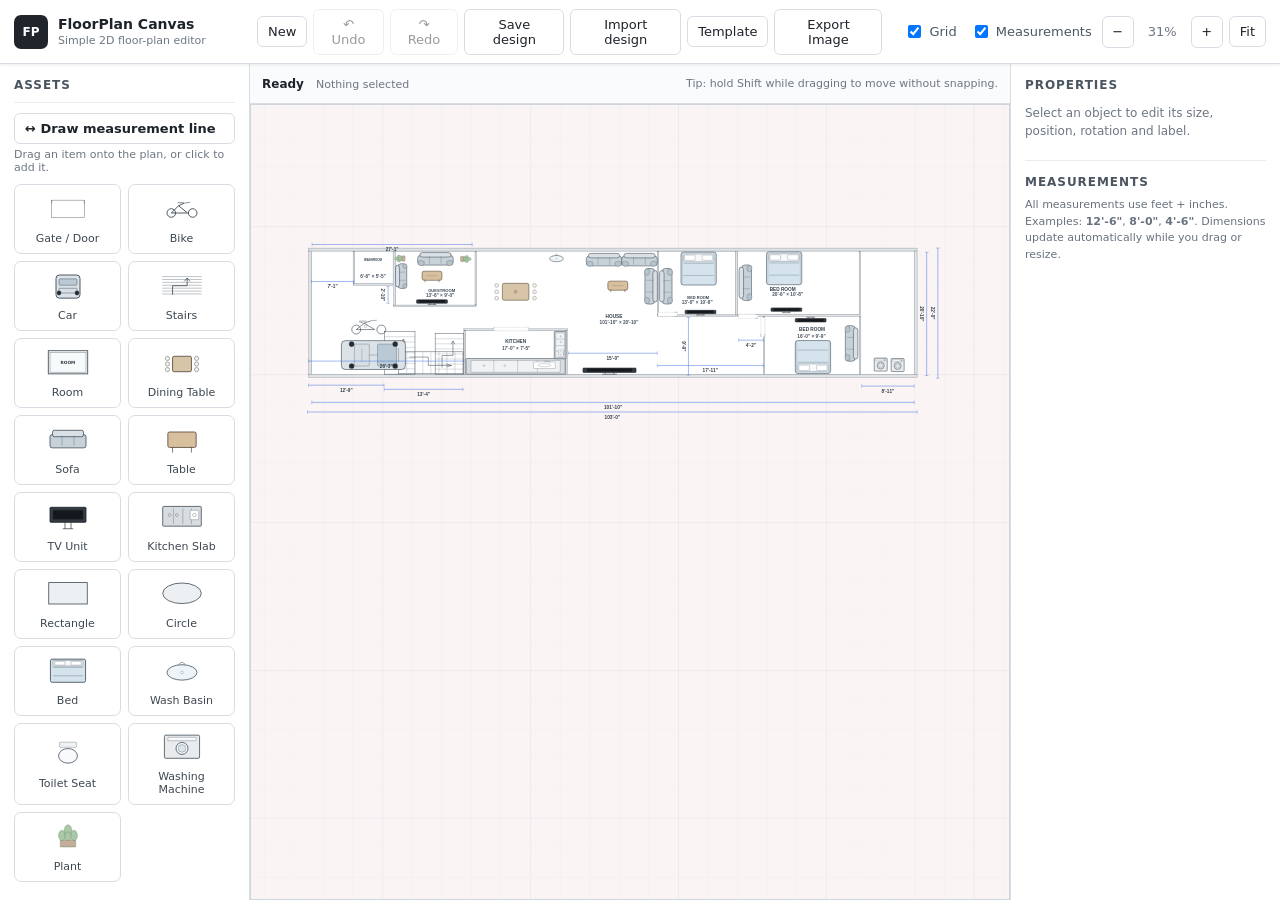
<file: index.html>
<!doctype html>
<html lang="en">
  <head>
    <meta charset="UTF-8" />
    <meta name="viewport" content="width=device-width, initial-scale=1.0" />
    <title>FloorPlan Canvas</title>
    <link rel="stylesheet" href="styles.css" />
  </head>
  <body>
    <div class="app">
      <header class="topbar">
        <div class="brand">
          <div class="brand-mark">FP</div>
          <div>
            <div class="brand-title">FloorPlan Canvas</div>
            <div class="brand-sub">Simple 2D floor-plan editor</div>
          </div>
        </div>

        <div class="toolbar">
          <button id="newBtn" class="tool-btn">New</button>
          <button id="undoBtn" class="tool-btn" disabled>↶ Undo</button>
          <button id="redoBtn" class="tool-btn" disabled>↷ Redo</button>
          <button id="saveBtn" class="tool-btn">Save design</button>
          <button id="loadBtn" class="tool-btn">Import design</button>
          <button id="templateBtn" class="tool-btn">Template</button>
          <!-- <button id="exportSvgBtn" class="tool-btn">Export SVG</button> -->
          <button id="exportPngBtn" class="tool-btn">Export Image</button>
        </div>

        <div class="toolbar-right">
          <label class="switch-label">
            <input type="checkbox" id="gridToggle" checked />
            <span>Grid</span>
          </label>
          <label class="switch-label">
            <input type="checkbox" id="measureToggle" checked />
            <span>Measurements</span>
          </label>
          <button id="zoomOutBtn" class="icon-btn">−</button>
          <span id="zoomText" class="zoom-text">100%</span>
          <button id="zoomInBtn" class="icon-btn">+</button>
          <button id="fitBtn" class="tool-btn">Fit</button>
        </div>
      </header>

      <main class="workspace">
        <aside class="sidebar left">
          <div class="sidebar-title">Assets</div>
          <div class="asset-measurement">
            <button class="wide-btn" id="measureToolBtn">
              ↔ Draw measurement line
            </button>
            <!-- <div class="row compact-row">
              <label>Wall thickness</label>
              <select id="wallThicknessSelect">
                <option value="0.25">3"</option>
                <option value="0.3333333333" selected>4"</option>
                <option value="0.5">6"</option>
                <option value="0.75">9"</option>
              </select>
            </div> -->
          </div>
          <div class="help-text">
            Drag an item onto the plan, or click to add it.
          </div>
          <div id="assetPalette" class="asset-grid"></div>

          <div class="sidebar-section" hidden>
            <div class="sidebar-title">Quick tools</div>
            <button class="wide-btn" id="deleteBtn">Delete selected</button>
            <button class="wide-btn" id="duplicateBtn">
              Duplicate selected
            </button>
            <button class="wide-btn" id="frontBtn">Bring to front</button>
            <button class="wide-btn" id="backBtn">Send to back</button>
          </div>

          <div class="sidebar-section" hidden>
            <div class="sidebar-title">Canvas</div>
            <div class="row">
              <label>Dimension ref.</label>
              <select id="dimensionRefSelect">
                <option value="inner" selected>Inner / clear</option>
                <option value="outer">Outer / overall</option>
                <option value="center">Centerline</option>
              </select>
            </div>
            <div class="row">
              <label
                ><input id="smartAlignToggle" type="checkbox" checked /> Smart
                align</label
              >
            </div>
            <div class="measurement-note">
              <b>Inner</b> = clear space between wall faces.<br />
              <b>Outer</b> = outside-to-outside overall size.<br />
              <b>Centerline</b> = wall center to wall center.
            </div>
            <div class="row">
              <label>Background</label>
              <input id="bgColor" type="color" value="#ffffff" />
            </div>
          </div>
        </aside>

        <section class="canvas-wrap">
          <div class="canvas-header">
            <div>
              <strong id="statusText">Ready</strong>
              <span class="muted" id="selectionText">Nothing selected</span>
            </div>
            <div class="muted">
              Tip: hold Shift while dragging to move without snapping.
            </div>
          </div>
          <div id="svgViewport" class="svg-viewport">
            <svg id="planSvg" xmlns="http://www.w3.org/2000/svg" tabindex="0">
              <defs>
                <pattern
                  id="gridPattern"
                  width="20"
                  height="20"
                  patternUnits="userSpaceOnUse"
                >
                  <path d="M 20 0 L 0 0 0 20" class="grid-line"></path>
                </pattern>
                <pattern
                  id="gridMajorPattern"
                  width="100"
                  height="100"
                  patternUnits="userSpaceOnUse"
                >
                  <rect
                    width="100"
                    height="100"
                    fill="url(#gridPattern)"
                  ></rect>
                  <path d="M 100 0 L 0 0 0 100" class="grid-major"></path>
                </pattern>
                <filter
                  id="shadow"
                  x="-20%"
                  y="-20%"
                  width="140%"
                  height="140%"
                >
                  <feDropShadow
                    dx="0"
                    dy="2"
                    stdDeviation="2"
                    flood-opacity="0.15"
                  />
                </filter>
              </defs>
              <rect
                id="canvasBg"
                x="-1000000"
                y="-1000000"
                width="2000000"
                height="2000000"
                fill="#fff"
              ></rect>
              <g id="overlayGrid"></g>
              <g id="objectsLayer"></g>
              <g id="overlayLayer"></g>
            </svg>
          </div>
        </section>

        <aside class="sidebar right">
          <div class="sidebar-title">Properties</div>
          <div id="emptyProps" class="empty-props">
            Select an object to edit its size, position, rotation and label.
          </div>
          <div id="propsPanel" class="props-panel hidden">
            <div class="prop-heading">
              <span id="propType">Object</span>
              <span id="propId" class="muted"></span>
            </div>

            <div class="prop-section">
              <div class="section-label">Name</div>
              <input id="propLabel" class="full" placeholder="Optional label" />
            </div>

            <div id="roomDimensionInputNote" class="measurement-note hidden">
              Room dimensions shown/entered here are
              <b>INNER / CLEAR</b> dimensions.
            </div>

            <div id="wallDimensionNote" class="measurement-note hidden" hidden>
              Walls use <b>Length</b> and <b>Thickness</b>. Rooms/bedrooms use
              the same Inner / Outer / Centerline convention.
            </div>

            <div class="prop-section">
              <div class="section-label">Size</div>
              <div class="two-col">
                <label
                  ><span id="widthLabel">Width</span> <input id="propW"
                /></label>
                <label
                  ><span id="heightLabel">Height</span> <input id="propH"
                /></label>
              </div>
              <div class="row">
                <label
                  ><input id="lockAspect" type="checkbox" /> Lock aspect</label
                >
              </div>
            </div>

            <div id="roomWallsPanel" class="prop-section hidden">
              <div class="section-label">Room walls width</div>
              <div class="room-wall-grid">
                <label class="wall-field wall-top"
                  >Top Wall Width <input id="roomTopWall" placeholder='e.g. 3"'
                /></label>
                <label class="wall-field wall-left"
                  >Left Wall Width
                  <input id="roomLeftWall" placeholder='0" = shared wall'
                /></label>
                <label class="wall-field wall-right"
                  >Right Wall Width
                  <input id="roomRightWall" placeholder='e.g. 3"'
                /></label>
                <label class="wall-field wall-bottom"
                  ><input id="roomBottomWall" placeholder='e.g. 3"' /> Bottom
                  Wall Width</label
                >
              </div>
              <div class="measurement-note">
                Each side is independent. Set a side to <b>0"</b> when it is an
                existing/shared/main wall.
              </div>
            </div>

            <div class="prop-section">
              <div class="section-label">Rotate</div>
              <div class="rotation-row">
                <button
                  class="small-btn"
                  id="rotateLeftBtn"
                  title="Rotate 90° counter-clockwise"
                >
                  ↺ 90°
                </button>
                <button
                  class="small-btn"
                  id="rotateRightBtn"
                  title="Rotate 90° clockwise"
                >
                  ↻ 90°
                </button>
                <label>Angle <input id="propRotation" /></label>
              </div>
            </div>

            <div class="prop-section" hidden>
              <div class="section-label">Style</div>
              <div class="two-col">
                <label>Fill <input id="propFill" type="color" /></label>
                <label>Stroke <input id="propStroke" type="color" /></label>
              </div>
            </div>

            <div class="prop-section">
              <div class="section-label">Object controls</div>
              <button class="wide-btn" id="measureBetweenBtn">
                ↔ Measure distance to another object
              </button>
              <button class="wide-btn" id="lockToggleBtn">Lock selected</button>
              <div id="measureSecondHint" class="measurement-note hidden">
                Click the second object.
              </div>
              <!-- Delete via the Delete/Backspace key or Quick tools. -->
            </div>

            <div class="prop-section">
              <div class="section-label">Position</div>
              <div class="two-col">
                <label>X <input id="propX" /></label>
                <label>Y <input id="propY" /></label>
              </div>
            </div>
          </div>

          <div class="sidebar-section">
            <div class="sidebar-title">Measurements</div>
            <div class="measurement-note">
              All measurements use feet + inches. Examples: <b>12'-6"</b>,
              <b>8'-0"</b>, <b>4'-6"</b>. Dimensions update automatically while
              you drag or resize.
            </div>
          </div>
        </aside>
      </main>
    </div>

    <input id="fileInput" type="file" accept=".json,application/json" hidden />
    <div id="toast" class="toast"></div>
    <script src="app.js"></script>
  </body>
</html>
</file>
<file: styles.css>
:root {
  --bg: #f4f6f8;
  --panel: #ffffff;
  --line: #d8dde3;
  --line2: #e8ecf0;
  --text: #1d2329;
  --muted: #6d7782;
  --accent: #2563eb;
  --accent-soft: #eaf2ff;
  --danger: #dc2626;
  --shadow: 0 1px 3px rgba(0, 0, 0, 0.08);
  --radius: 8px;
  font-family:
    Inter,
    ui-sans-serif,
    system-ui,
    -apple-system,
    BlinkMacSystemFont,
    "Segoe UI",
    sans-serif;
}
* {
  box-sizing: border-box;
}
html,
body {
  height: 100%;
  margin: 0;
  background: var(--bg);
  color: var(--text);
  overflow: hidden;
}
body {
  font-size: 13px;
}
button,
input,
select {
  font: inherit;
}
button {
  cursor: pointer;
}
.app {
  height: 100vh;
  display: flex;
  flex-direction: column;
}
.topbar {
  height: 64px;
  background: var(--panel);
  border-bottom: 1px solid var(--line);
  display: flex;
  align-items: center;
  padding: 0 14px;
  gap: 18px;
  box-shadow: var(--shadow);
  z-index: 20;
}
.brand {
  display: flex;
  align-items: center;
  gap: 10px;
  min-width: 225px;
}
.brand-mark {
  width: 34px;
  height: 34px;
  border-radius: 7px;
  background: #20252b;
  color: #fff;
  display: grid;
  place-items: center;
  font-weight: 800;
  font-size: 12px;
}
.brand-title {
  font-weight: 750;
  font-size: 14px;
}
.brand-sub {
  font-size: 11px;
  color: var(--muted);
  margin-top: 2px;
}
.toolbar {
  display: flex;
  gap: 6px;
  align-items: center;
}
.toolbar-right {
  margin-left: auto;
  display: flex;
  gap: 6px;
  align-items: center;
}
.tool-btn,
.icon-btn,
.wide-btn {
  background: #fff;
  border: 1px solid var(--line);
  border-radius: 6px;
  color: var(--text);
  padding: 7px 10px;
}
.tool-btn:hover,
.icon-btn:hover,
.wide-btn:hover {
  background: #f8fafc;
}
.tool-btn:disabled {
  opacity: 0.45;
  cursor: default;
}
.icon-btn {
  width: 32px;
  height: 32px;
  padding: 0;
}
.zoom-text {
  width: 45px;
  text-align: center;
  color: var(--muted);
}
.switch-label {
  display: flex;
  align-items: center;
  gap: 5px;
  color: #4d5762;
  margin: 0 4px;
}
.workspace {
  flex: 1;
  min-height: 0;
  display: grid;
  grid-template-columns: 250px minmax(0, 1fr) 270px;
}
.sidebar {
  background: #fff;
  overflow: auto;
}
.sidebar.left {
  border-right: 1px solid var(--line);
}
.sidebar.right {
  border-left: 1px solid var(--line);
}
.sidebar-title {
  font-size: 12px;
  text-transform: uppercase;
  letter-spacing: 0.08em;
  font-weight: 750;
  color: #4b5560;
  margin-bottom: 8px;
}
.help-text,
.muted {
  color: var(--muted);
  font-size: 11px;
}
.left,
.right {
  padding: 14px;
}
.asset-grid {
  display: grid;
  grid-template-columns: 1fr 1fr;
  gap: 7px;
  margin-top: 10px;
}
.asset-btn {
  position: relative;
  border: 1px solid var(--line);
  background: #fff;
  border-radius: 7px;
  padding: 8px 6px;
  display: flex;
  flex-direction: column;
  align-items: center;
  justify-content: center;
  min-height: 70px;
  gap: 6px;
}
.asset-btn:hover {
  border-color: #b7c1cb;
  background: #f9fafb;
}
.asset-icon {
  width: 46px;
  height: 32px;
  display: grid;
  place-items: center;
  color: #303840;
}
.asset-icon svg {
  width: 44px;
  height: 30px;
}
.asset-name {
  font-size: 11px;
  color: #3e4750;
  text-align: center;
}
.sidebar-section {
  margin-top: 20px;
  border-top: 1px solid var(--line2);
  padding-top: 14px;
}
.wide-btn {
  width: 100%;
  margin-bottom: 7px;
  text-align: left;
}
.row {
  display: flex;
  align-items: center;
  justify-content: space-between;
  gap: 8px;
  margin: 8px 0;
}
.row label {
  color: #4f5963;
}
select,
input {
  border: 1px solid #cdd4dc;
  border-radius: 6px;
  background: #fff;
  padding: 6px 8px;
  min-width: 0;
}
.row select {
  width: 100px;
}
input[type="color"] {
  padding: 2px;
  width: 54px;
  height: 30px;
}
.canvas-wrap {
  display: flex;
  flex-direction: column;
  min-width: 0;
  min-height: 0;
}
.canvas-header {
  height: 40px;
  background: #fafbfc;
  border-bottom: 1px solid var(--line);
  display: flex;
  align-items: center;
  justify-content: space-between;
  padding: 0 12px;
}
.canvas-header strong {
  font-size: 12px;
  margin-right: 8px;
}
.svg-viewport {
  flex: 1;
  min-width: 0;
  min-height: 0;
  overflow: hidden;
  position: relative;
  background: #dde2e7;
  padding: 0;
  touch-action: none;
}
#planSvg {
  display: block;
  width: 100%;
  height: 100%;
  background: #fff;
  box-shadow: 0 7px 22px rgba(0, 0, 0, 0.12);
  border: 1px solid #cfd5dc;
  user-select: none;
}
#planSvg:focus {
  outline: none;
}
.grid-line {
  fill: none;
  stroke: #e6e9ed;
  stroke-width: 1;
}
.grid-major {
  fill: none;
  stroke: #d4d9df;
  stroke-width: 1;
}
.hidden {
  display: none !important;
}
.empty-props {
  color: var(--muted);
  font-size: 12px;
  line-height: 1.5;
  padding-top: 4px;
}
.prop-heading {
  display: flex;
  justify-content: space-between;
  align-items: center;
  font-weight: 750;
  padding-bottom: 10px;
  border-bottom: 1px solid var(--line2);
}
.prop-section {
  padding: 12px 0;
  border-bottom: 1px solid var(--line2);
}
.section-label {
  font-size: 11px;
  text-transform: uppercase;
  letter-spacing: 0.07em;
  font-weight: 750;
  color: #68727e;
  margin-bottom: 8px;
}
.two-col {
  display: grid;
  grid-template-columns: 1fr 1fr;
  gap: 7px;
}
.two-col label {
  font-size: 11px;
  color: #5a6470;
}
.two-col input {
  width: 100%;
  margin-top: 4px;
}
.full {
  width: 100%;
}
.measurement-note {
  font-size: 11px;
  color: #68727e;
  line-height: 1.55;
}
.toast {
  position: fixed;
  right: 18px;
  bottom: 18px;
  background: #222;
  color: white;
  padding: 10px 13px;
  border-radius: 7px;
  opacity: 0;
  transform: translateY(8px);
  pointer-events: none;
  transition: 0.18s;
  z-index: 100;
}
.toast.show {
  opacity: 1;
  transform: translateY(0);
}
@media (max-width: 1100px) {
  .workspace {
    grid-template-columns: 210px minmax(0, 1fr) 230px;
  }
  .brand {
    min-width: 185px;
  }
  .toolbar .tool-btn:nth-child(6) {
    display: none;
  }
}

.space-pan #planSvg {
  cursor: grab;
}
.space-pan #planSvg:active {
  cursor: grabbing;
}
.plan-object {
  vector-effect: non-scaling-stroke;
}

.grid-minor-world {
  stroke: #e7ebef;
  stroke-width: 0.7;
}
.grid-major-world {
  stroke: #d4dae0;
  stroke-width: 1.1;
}

.rotation-row {
  display: grid;
  grid-template-columns: auto auto 1fr;
  gap: 6px;
  align-items: end;
}
.small-btn {
  background: #fff;
  border: 1px solid var(--line);
  border-radius: 6px;
  padding: 6px 8px;
  color: var(--text);
  white-space: nowrap;
}
.small-btn:hover {
  background: #f8fafc;
}

#measureToolBtn.active {
  background: #eaf2ff;
  border-color: #2563eb;
  color: #1d4ed8;
}

.asset-measurement {
  margin-top: 10px;
  padding-top: 10px;
  border-top: 1px solid var(--line2);
}
.asset-measurement .wide-btn {
  margin-bottom: 4px;
}
.measurement-note {
  font-size: 11px;
  color: #68727e;
  line-height: 1.5;
}

.asset-measurement .wide-btn {
  font-weight: 650;
}

#planSvg text {
  dominant-baseline: auto;
}
.automatic-dimensions text {
  font-size: 15px;
}

#propW,
#propH,
#propX,
#propY {
  font-size: 13px;
  font-weight: 600;
}

.compact-row {
  margin: 6px 0 2px;
}
.compact-row select {
  width: 90px;
}
.room-label,
.room-dimension {
  user-select: none;
}

#widthLabel,
#heightLabel {
  font-weight: 600;
}

.room-wall-grid {
  display: grid;
  grid-template-columns: repeat(3, minmax(0, 1fr));
  grid-template-areas: "top top top" "left . right" "bottom bottom bottom";
  gap: 8px 10px;
  align-items: end;
}
.room-wall-grid label {
  font-size: 11px;
  color: #5a6470;
}
.room-wall-grid input {
  width: 100%;
  margin-top: 4px;
}
.wall-field {
  display: flex;
  flex-direction: column;
}
.wall-top {
  grid-area: top;
  max-width: 120px;
  margin: 0 auto;
  width: 100%;
}
.wall-left {
  grid-area: left;
}
.wall-right {
  grid-area: right;
}
.wall-bottom {
  grid-area: bottom;
  max-width: 120px;
  margin: 0 auto;
  width: 100%;
}

#lockToggleBtn {
  font-weight: 650;
}
</file>
